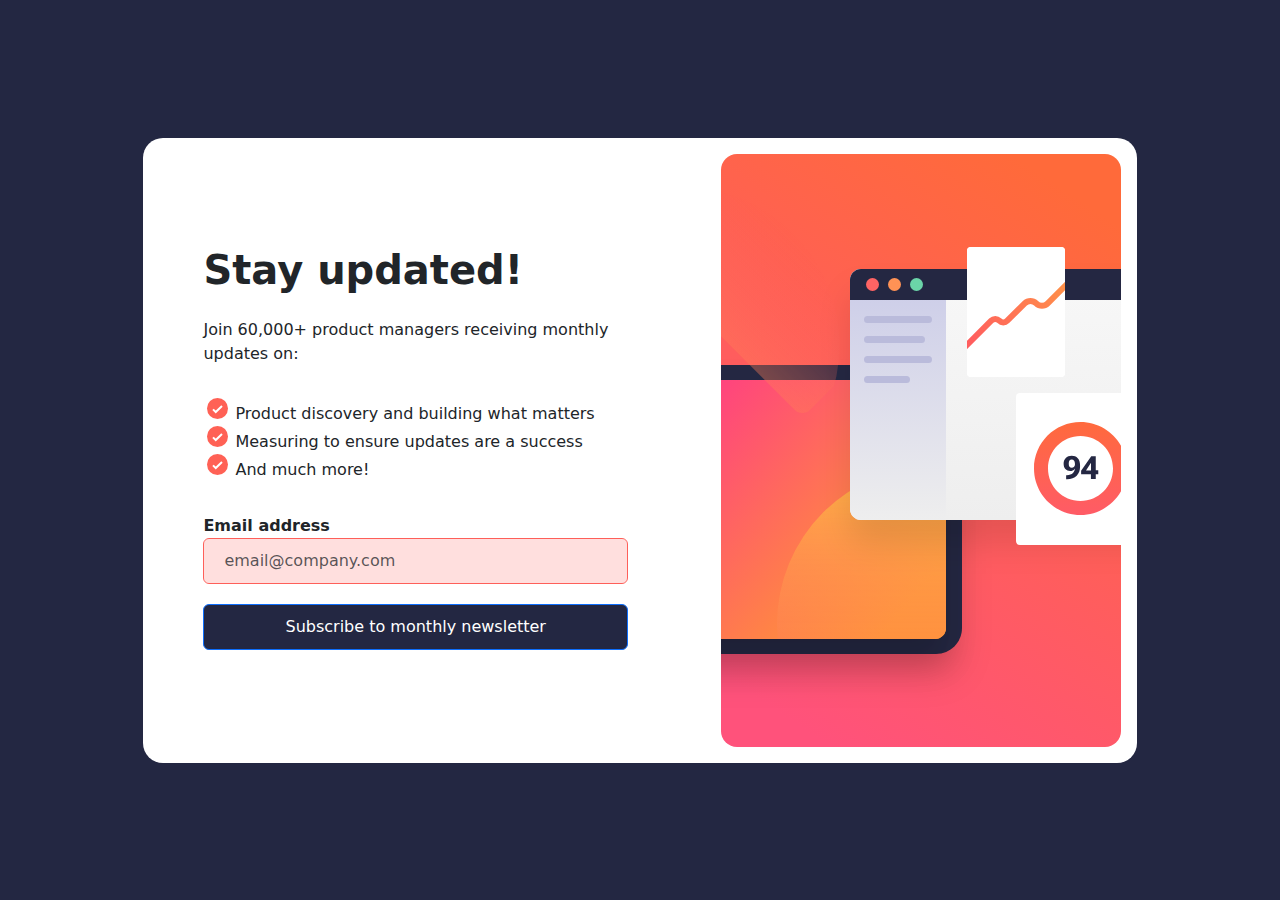
<file: index.html>
<!DOCTYPE html>
<html lang="en">

<head>
  <meta charset="UTF-8">
  <meta name="viewport" content="width=device-width, initial-scale=1.0">
  <!-- displays site properly based on user's device -->

  <link rel="icon" type="image/png" sizes="32x32" href="./assets/images/favicon-32x32.png">

  <title>Frontend Mentor | Newsletter sign-up form with success message</title>

  <link href="css/bootstrap.min.css" rel="stylesheet">
  <link rel="stylesheet" href="css/style.css">
</head>

<body>
  <div class="row">

    <div class="col-lg-6 col-12">
      <div class="ms-lg-5 ms-3">
        <h1 class="py-3"><b>Stay updated!</b></h1>

        <p>Join 60,000+ product managers receiving monthly updates on:</p>

        <ul class="py-3">
          <li>Product discovery and building what matters</li>
          <li>Measuring to ensure updates are a success</li>
          <li>And much more!</li>
        </ul>

        <form action="success.html" method="get">
          <div class="form-group">
            <label for="emailInput"><b>Email address</b></label>
            <input type="email" class="form-control" id="emailInput" placeholder="email@company.com" required>
            <button type="submit" class="btn btn-primary">Subscribe to monthly newsletter</button>
          </div>
        </form>
      </div>
    </div>

    <div class="col-lg-6 col-12 illustration py-3">
      <image class="img-fluid me-lg-3" src="assets/images/illustration-sign-up-desktop.svg" alt="illustration"></image>
    </div>

  </div>

  <script src="https://cdn.jsdelivr.net/npm/bootstrap@5.3.1/dist/js/bootstrap.bundle.min.js"
    integrity="sha384-HwwvtgBNo3bZJJLYd8oVXjrBZt8cqVSpeBNS5n7C8IVInixGAoxmnlMuBnhbgrkm"
    crossorigin="anonymous"></script>
</body>

</html>
</file>
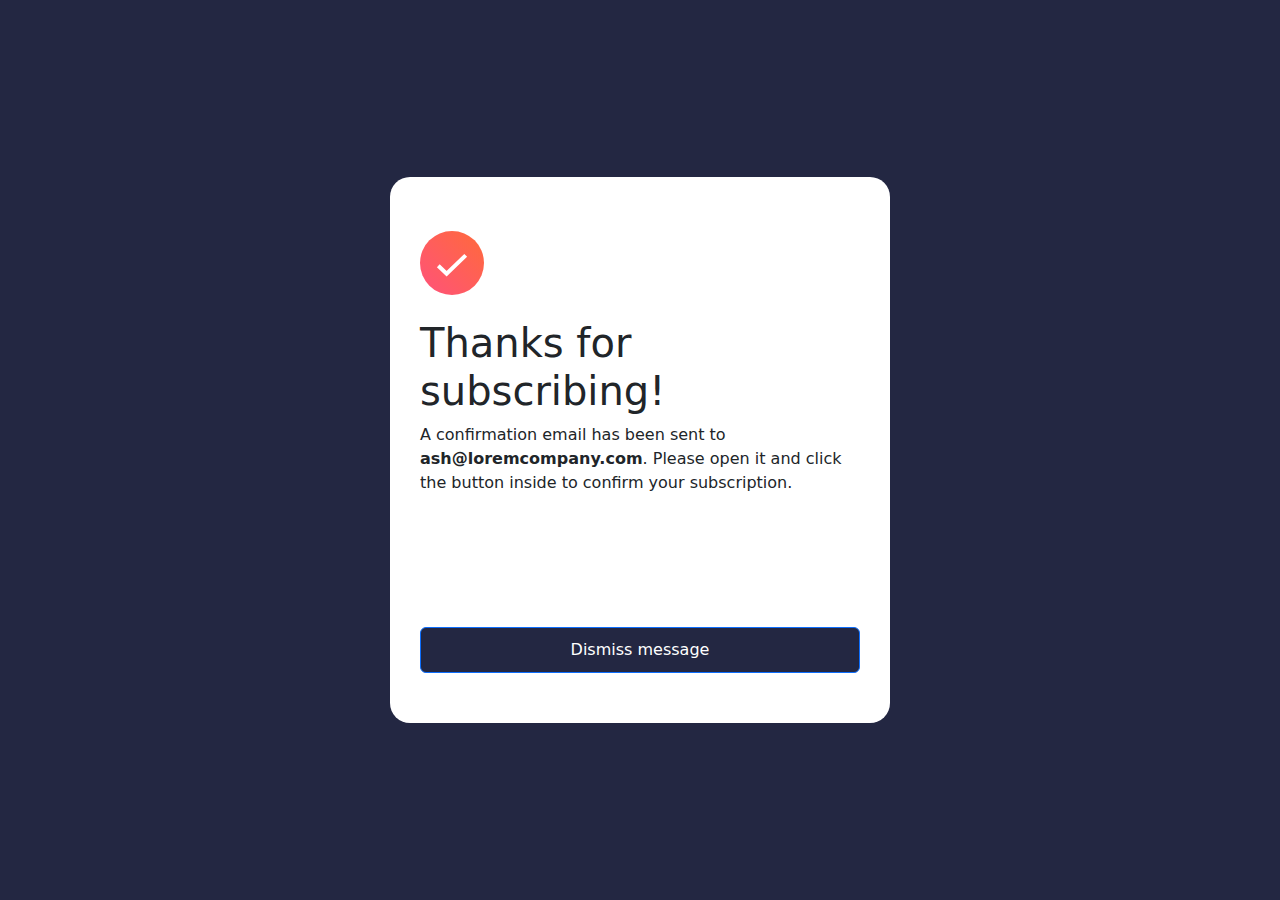
<file: success.html>
<!DOCTYPE html>
<html lang="en">

<head>
    <meta charset="UTF-8">
    <meta name="viewport" content="width=device-width, initial-scale=1.0">
    <!-- displays site properly based on user's device -->

    <link rel="icon" type="image/png" sizes="32x32" href="./assets/images/favicon-32x32.png">

    <title>Frontend Mentor | Newsletter sign-up form with success message</title>

    <link href="css/bootstrap.min.css" rel="stylesheet">
    <link rel="stylesheet" href="css/style.css">

    <style>
        .row {
            width: 500px;
            max-width: 100%;
        }
    </style>
</head>

<body>
    <div class="row">
        <div class="col">
            <main class="pb-5 mb-5">
                <img class="py-4" src="assets/images/icon-success.svg" alt="success">
                <h1>Thanks for subscribing!</h1>

                <p>
                    A confirmation email has been sent to <b>ash@loremcompany.com</b>.
                    Please open it and click the button inside to confirm your subscription.
                </p>
            </main>

            <button type="submit" class="btn btn-primary">Dismiss message</button>
        </div>
    </div>

    <script src="https://cdn.jsdelivr.net/npm/bootstrap@5.3.1/dist/js/bootstrap.bundle.min.js"
        integrity="sha384-HwwvtgBNo3bZJJLYd8oVXjrBZt8cqVSpeBNS5n7C8IVInixGAoxmnlMuBnhbgrkm"
        crossorigin="anonymous"></script>
</body>

</html>
</file>
<file: css/style.css>
:root {
    --light-orange: rgb(254, 95, 89);
    --light-orange-transparent: rgba(254, 95, 89, .2);
    --bright-blue: rgb(54, 56, 77);
    --dark-blue: rgb(35, 39, 66);
}

body {
    display: flex;
    justify-content: center;
    align-items: center;
    height: 100vh;
    padding: 0;
    margin: 0;
    background-color: var(--dark-blue);
}

li {
    list-style-image: url("../assets/images/icon-list.svg");
}

.row {
    align-items: center;
    background-color: white;
    border-radius: 20px;
    padding: 0;
}

@media (max-width: 768px) {
    .row {
      flex-direction: column-reverse;
    }
  }

.col {
    padding: 0;
}

.row .col:first-of-type {
    padding: 30px;
}

.form-group .form-control {
    padding: 10px 20px;
}

.form-group .form-control:focus {
    outline: none;
    box-shadow: none;
}

.form-group .form-control:invalid {
    background-color: var(--light-orange-transparent);
    border: 1px solid var(--light-orange);
}

.row .illustration {
    display: flex;
    justify-content: end;
    padding: 0;
}

.btn-primary {
    padding: 10px 20px;
    margin: 20px 0;
    width: 100%;
    background-color: var(--dark-blue);
}

.btn-primary:active {
    background-color: var(--light-orange);
}

.btn-primary:hover {
    background-color: var(--light-orange);
}
</file>
